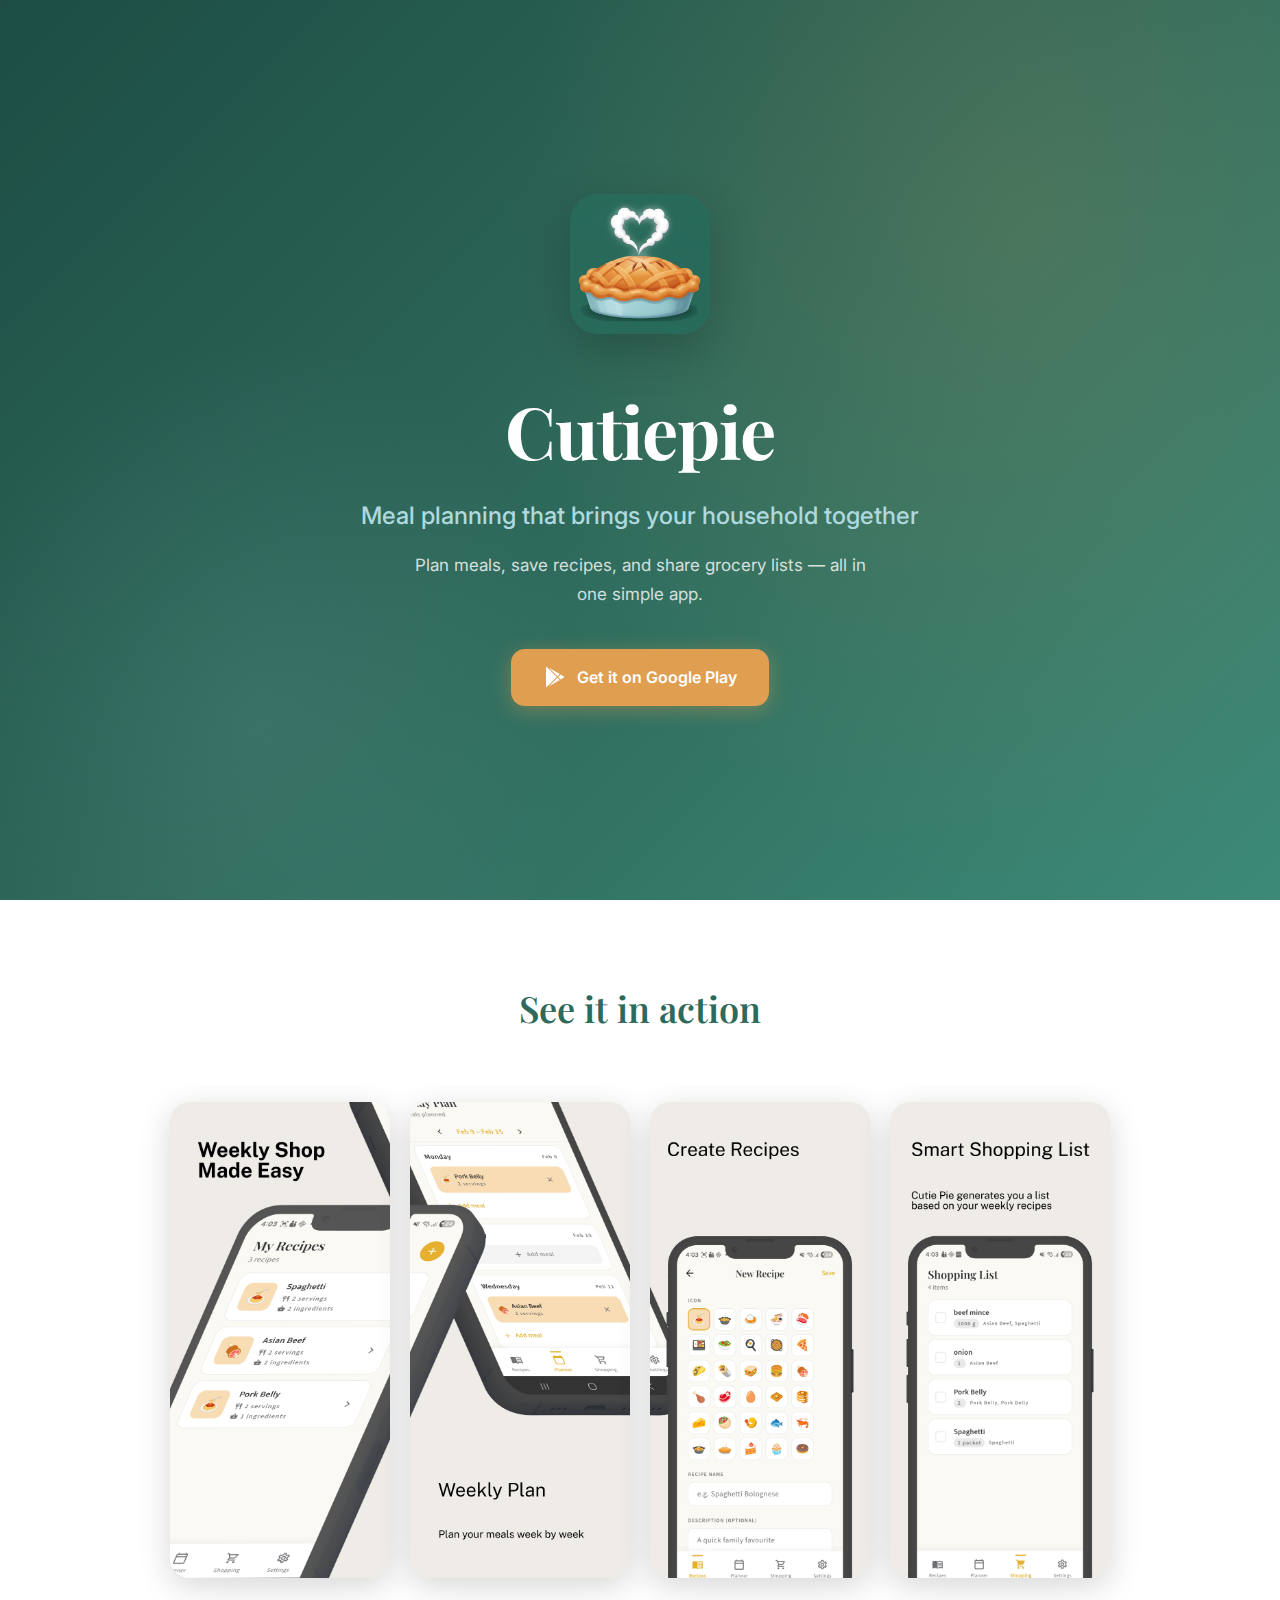
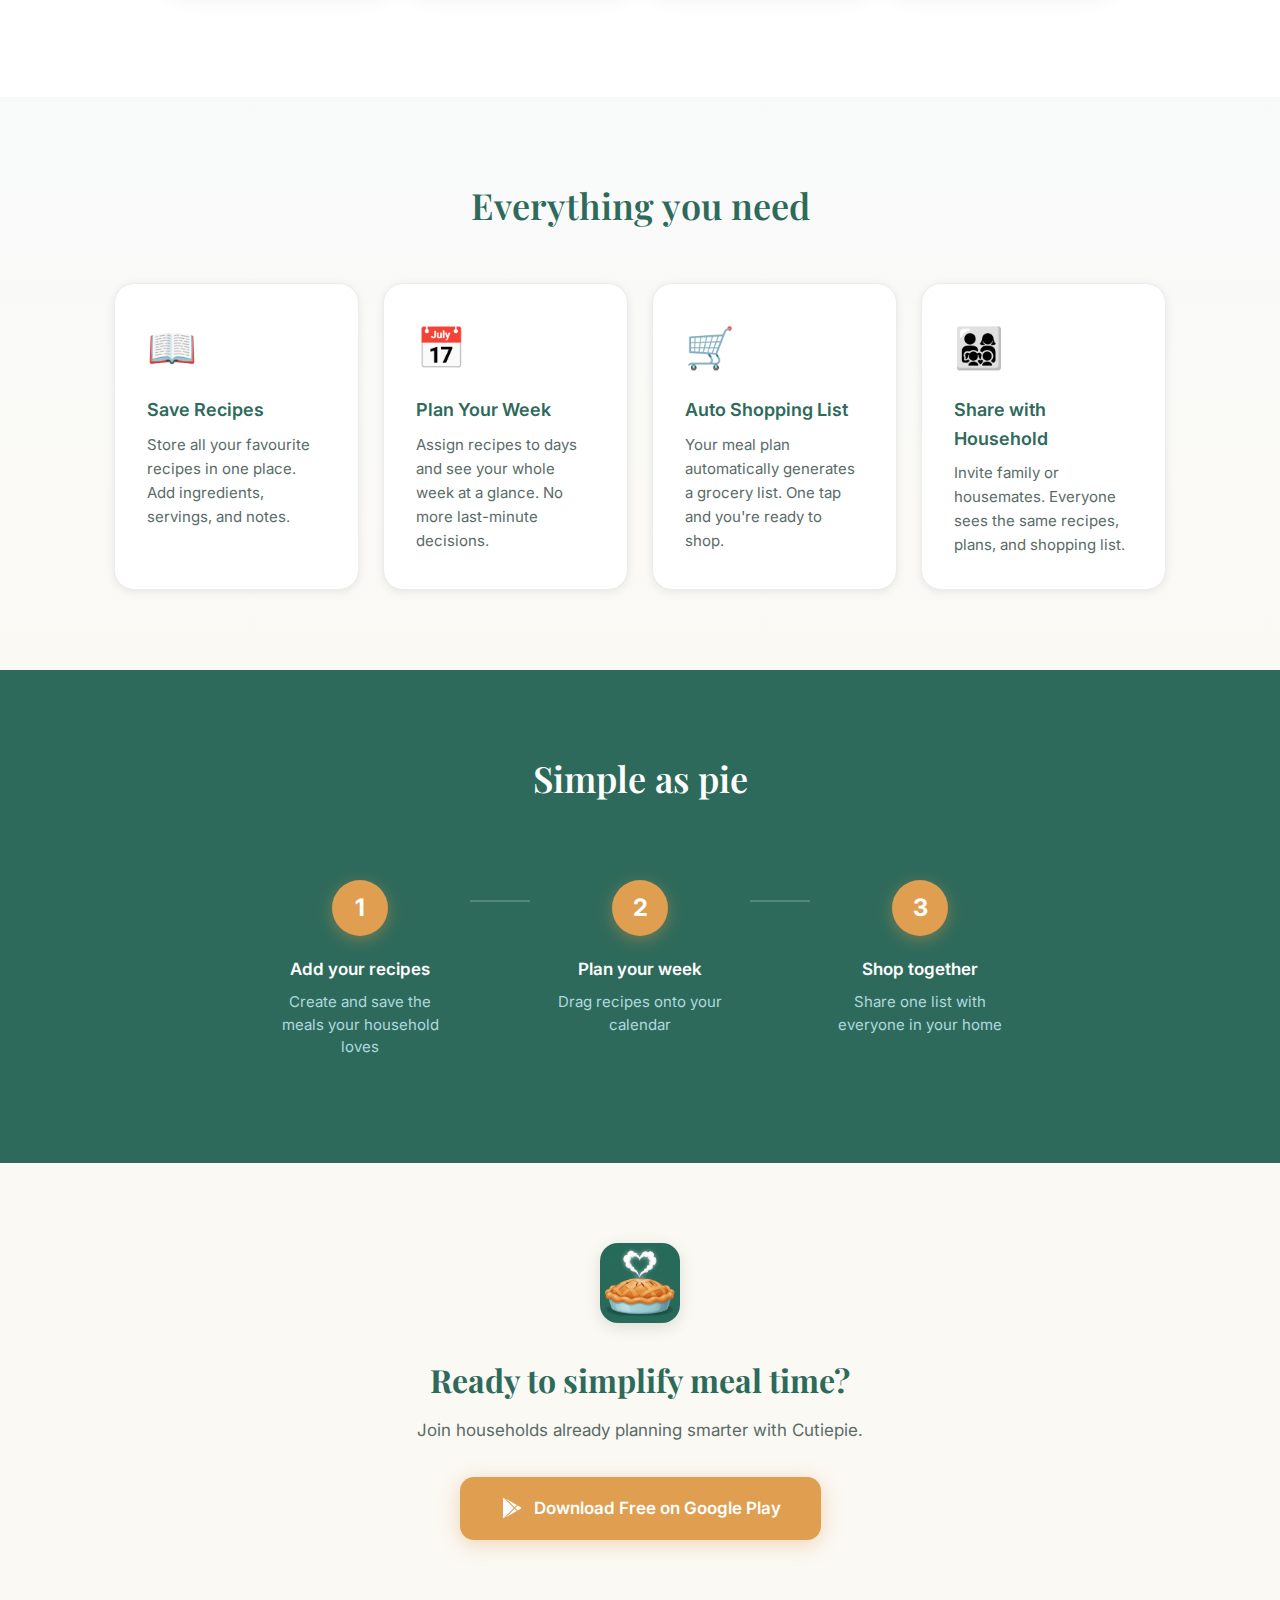
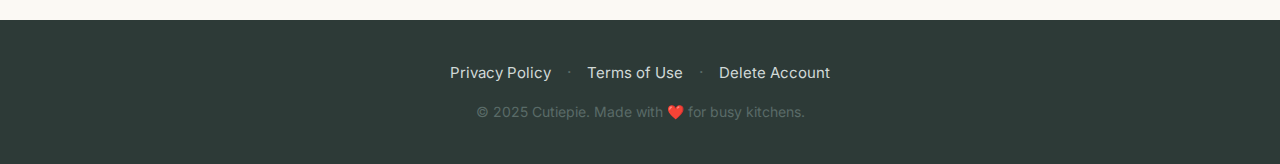
<file: index.html>
<!DOCTYPE html>
<html lang="en">
<head>
  <meta charset="UTF-8">
  <meta name="viewport" content="width=device-width, initial-scale=1.0">
  <title>Cutiepie – Meal Planning Made Simple</title>
  <meta name="description" content="Plan meals, save recipes, and share grocery lists with your household. Cutiepie makes meal planning easy for busy families.">
  <link rel="preconnect" href="https://fonts.googleapis.com">
  <link rel="preconnect" href="https://fonts.gstatic.com" crossorigin>
  <link href="https://fonts.googleapis.com/css2?family=Inter:wght@400;500;600;700&family=Playfair+Display:wght@600;700&display=swap" rel="stylesheet">
  <link rel="stylesheet" href="styles.css">
  <link rel="icon" type="image/png" href="playstore.png">
</head>
<body>
  <!-- Hero Section -->
  <section class="hero">
    <div class="hero-content">
      <img src="playstore.png" alt="Cutiepie" class="logo">
      <h1>Cutiepie</h1>
      <p class="tagline">Meal planning that brings your household together</p>
      <p class="subtitle">Plan meals, save recipes, and share grocery lists — all in one simple app.</p>
      <a href="https://play.google.com/store/apps/details?id=com.visitordash.cutiepie" class="cta" target="_blank" rel="noopener">
        <svg width="24" height="24" viewBox="0 0 24 24" fill="currentColor"><path d="M3.609 1.814L13.792 12 3.61 22.186a.996.996 0 01-.61-.92V2.734a1 1 0 01.609-.92zm10.89 10.893l2.302 2.302-10.937 6.333 8.635-8.635zm3.199-3.198l2.807 1.626a1 1 0 010 1.73l-2.807 1.626L15.206 12l2.492-2.491zM5.864 2.658L16.8 8.99l-2.302 2.302-8.634-8.634z"/></svg>
        Get it on Google Play
      </a>
    </div>
    <div class="hero-decoration"></div>
  </section>

  <!-- Screenshots Section -->
  <section class="screenshots-section">
    <div class="container">
      <h2 class="section-title">See it in action</h2>
      <div class="screenshots">
        <div class="screenshot-wrapper">
          <img src="screenshots/1.png" alt="Recipes screen" loading="lazy">
        </div>
        <div class="screenshot-wrapper">
          <img src="screenshots/2.png" alt="Meal planner" loading="lazy">
        </div>
        <div class="screenshot-wrapper">
          <img src="screenshots/3.png" alt="Shopping list" loading="lazy">
        </div>
        <div class="screenshot-wrapper">
          <img src="screenshots/4.png" alt="Household sharing" loading="lazy">
        </div>
      </div>
    </div>
  </section>

  <!-- Features Section -->
  <section class="features">
    <div class="container">
      <h2 class="section-title">Everything you need</h2>
      <div class="features-grid">
        <div class="feature-card">
          <div class="feature-icon">📖</div>
          <h3>Save Recipes</h3>
          <p>Store all your favourite recipes in one place. Add ingredients, servings, and notes.</p>
        </div>
        <div class="feature-card">
          <div class="feature-icon">📅</div>
          <h3>Plan Your Week</h3>
          <p>Assign recipes to days and see your whole week at a glance. No more last-minute decisions.</p>
        </div>
        <div class="feature-card">
          <div class="feature-icon">🛒</div>
          <h3>Auto Shopping List</h3>
          <p>Your meal plan automatically generates a grocery list. One tap and you're ready to shop.</p>
        </div>
        <div class="feature-card">
          <div class="feature-icon">👨‍👩‍👧‍👦</div>
          <h3>Share with Household</h3>
          <p>Invite family or housemates. Everyone sees the same recipes, plans, and shopping list.</p>
        </div>
      </div>
    </div>
  </section>

  <!-- How it Works Section -->
  <section class="how-it-works">
    <div class="container">
      <h2 class="section-title">Simple as pie</h2>
      <div class="steps">
        <div class="step">
          <div class="step-number">1</div>
          <h3>Add your recipes</h3>
          <p>Create and save the meals your household loves</p>
        </div>
        <div class="step-connector"></div>
        <div class="step">
          <div class="step-number">2</div>
          <h3>Plan your week</h3>
          <p>Drag recipes onto your calendar</p>
        </div>
        <div class="step-connector"></div>
        <div class="step">
          <div class="step-number">3</div>
          <h3>Shop together</h3>
          <p>Share one list with everyone in your home</p>
        </div>
      </div>
    </div>
  </section>

  <!-- CTA Section -->
  <section class="cta-section">
    <div class="container">
      <img src="playstore.png" alt="Cutiepie" class="cta-logo">
      <h2>Ready to simplify meal time?</h2>
      <p>Join households already planning smarter with Cutiepie.</p>
      <a href="https://play.google.com/store/apps/details?id=com.visitordash.cutiepie" class="cta cta-large" target="_blank" rel="noopener">
        <svg width="24" height="24" viewBox="0 0 24 24" fill="currentColor"><path d="M3.609 1.814L13.792 12 3.61 22.186a.996.996 0 01-.61-.92V2.734a1 1 0 01.609-.92zm10.89 10.893l2.302 2.302-10.937 6.333 8.635-8.635zm3.199-3.198l2.807 1.626a1 1 0 010 1.73l-2.807 1.626L15.206 12l2.492-2.491zM5.864 2.658L16.8 8.99l-2.302 2.302-8.634-8.634z"/></svg>
        Download Free on Google Play
      </a>
    </div>
  </section>

  <!-- Footer -->
  <footer>
    <div class="container">
      <div class="footer-links">
        <a href="privacy-policy.html">Privacy Policy</a>
        <span class="divider">·</span>
        <a href="terms-of-use.html">Terms of Use</a>
        <span class="divider">·</span>
        <a href="delete-account.html">Delete Account</a>
      </div>
      <p class="copyright">© 2025 Cutiepie. Made with ❤️ for busy kitchens.</p>
    </div>
  </footer>
</body>
</html>
</file>
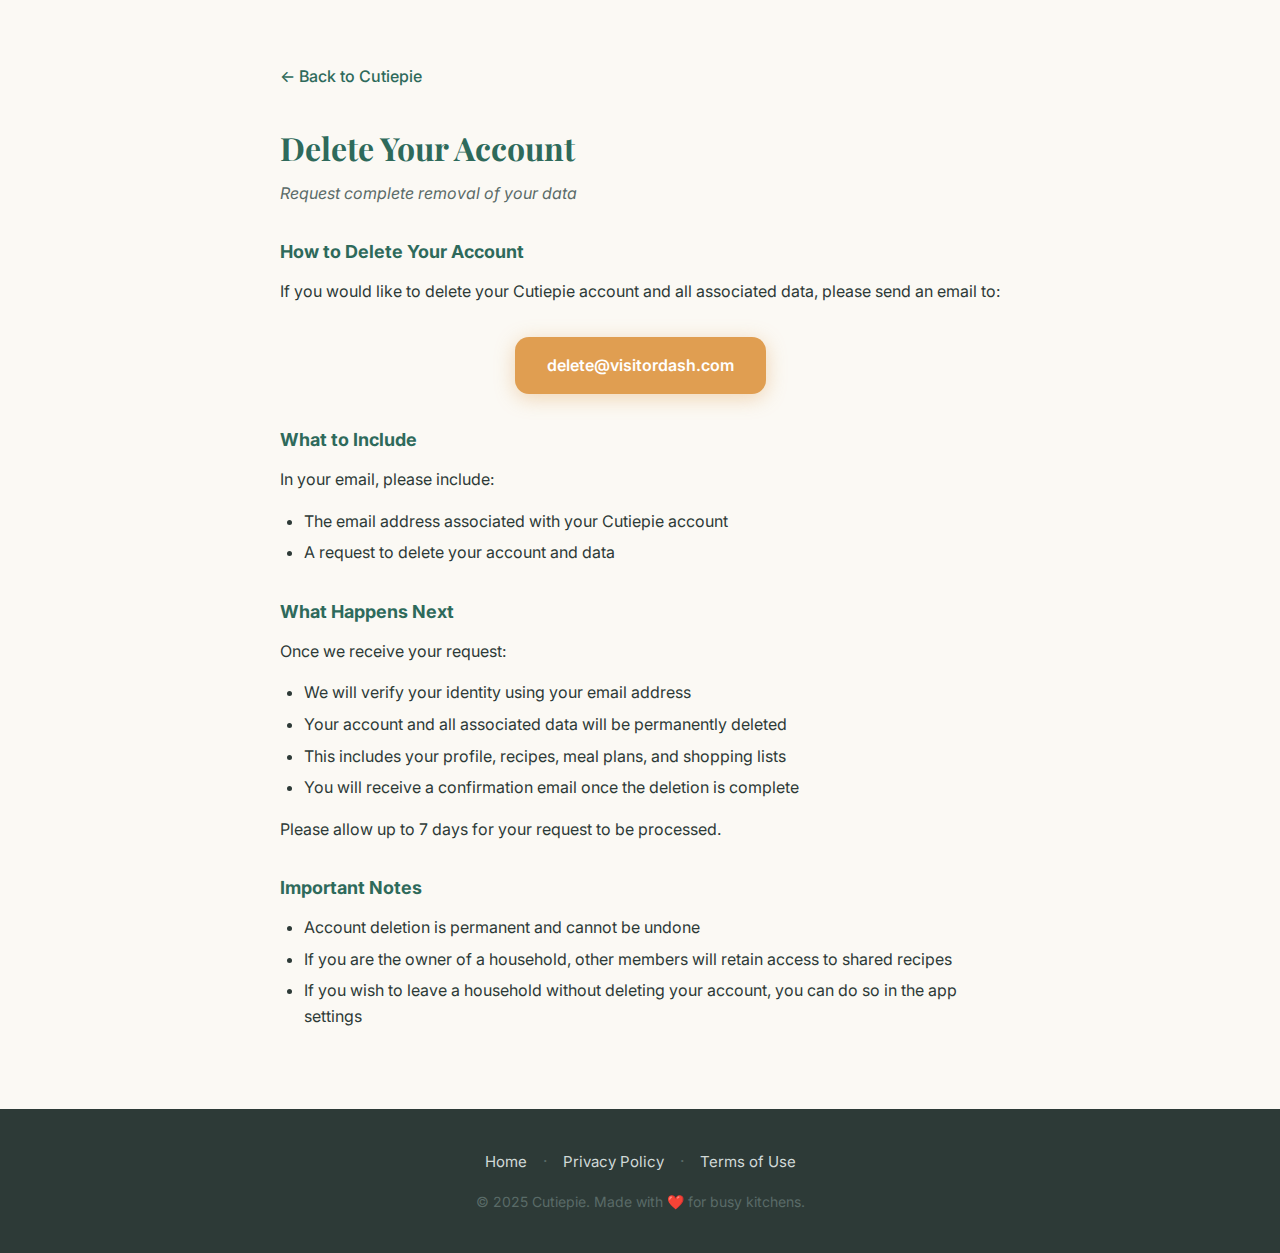
<file: delete-account.html>
<!DOCTYPE html>
<html lang="en">
<head>
  <meta charset="UTF-8">
  <meta name="viewport" content="width=device-width, initial-scale=1.0">
  <title>Delete Account – Cutiepie</title>
  <link rel="preconnect" href="https://fonts.googleapis.com">
  <link rel="preconnect" href="https://fonts.gstatic.com" crossorigin>
  <link href="https://fonts.googleapis.com/css2?family=Inter:wght@400;500;600;700&family=Playfair+Display:wght@600;700&display=swap" rel="stylesheet">
  <link rel="stylesheet" href="styles.css">
  <link rel="icon" type="image/png" href="playstore.png">
</head>
<body>
  <main class="container legal">
    <a href="index.html" class="back-link">← Back to Cutiepie</a>

    <h1>Delete Your Account</h1>
    <p><em>Request complete removal of your data</em></p>

    <h2>How to Delete Your Account</h2>
    <p>If you would like to delete your Cutiepie account and all associated data, please send an email to:</p>
    
    <p style="text-align: center; margin: 2rem 0;">
      <a href="mailto:delete@visitordash.com" class="cta">delete@visitordash.com</a>
    </p>

    <h2>What to Include</h2>
    <p>In your email, please include:</p>
    <ul>
      <li>The email address associated with your Cutiepie account</li>
      <li>A request to delete your account and data</li>
    </ul>

    <h2>What Happens Next</h2>
    <p>Once we receive your request:</p>
    <ul>
      <li>We will verify your identity using your email address</li>
      <li>Your account and all associated data will be permanently deleted</li>
      <li>This includes your profile, recipes, meal plans, and shopping lists</li>
      <li>You will receive a confirmation email once the deletion is complete</li>
    </ul>
    <p>Please allow up to 7 days for your request to be processed.</p>

    <h2>Important Notes</h2>
    <ul>
      <li>Account deletion is permanent and cannot be undone</li>
      <li>If you are the owner of a household, other members will retain access to shared recipes</li>
      <li>If you wish to leave a household without deleting your account, you can do so in the app settings</li>
    </ul>
  </main>

  <footer>
    <div class="container">
      <div class="footer-links">
        <a href="index.html">Home</a>
        <span class="divider">·</span>
        <a href="privacy-policy.html">Privacy Policy</a>
        <span class="divider">·</span>
        <a href="terms-of-use.html">Terms of Use</a>
      </div>
      <p class="copyright">© 2025 Cutiepie. Made with ❤️ for busy kitchens.</p>
    </div>
  </footer>
</body>
</html>
</file>
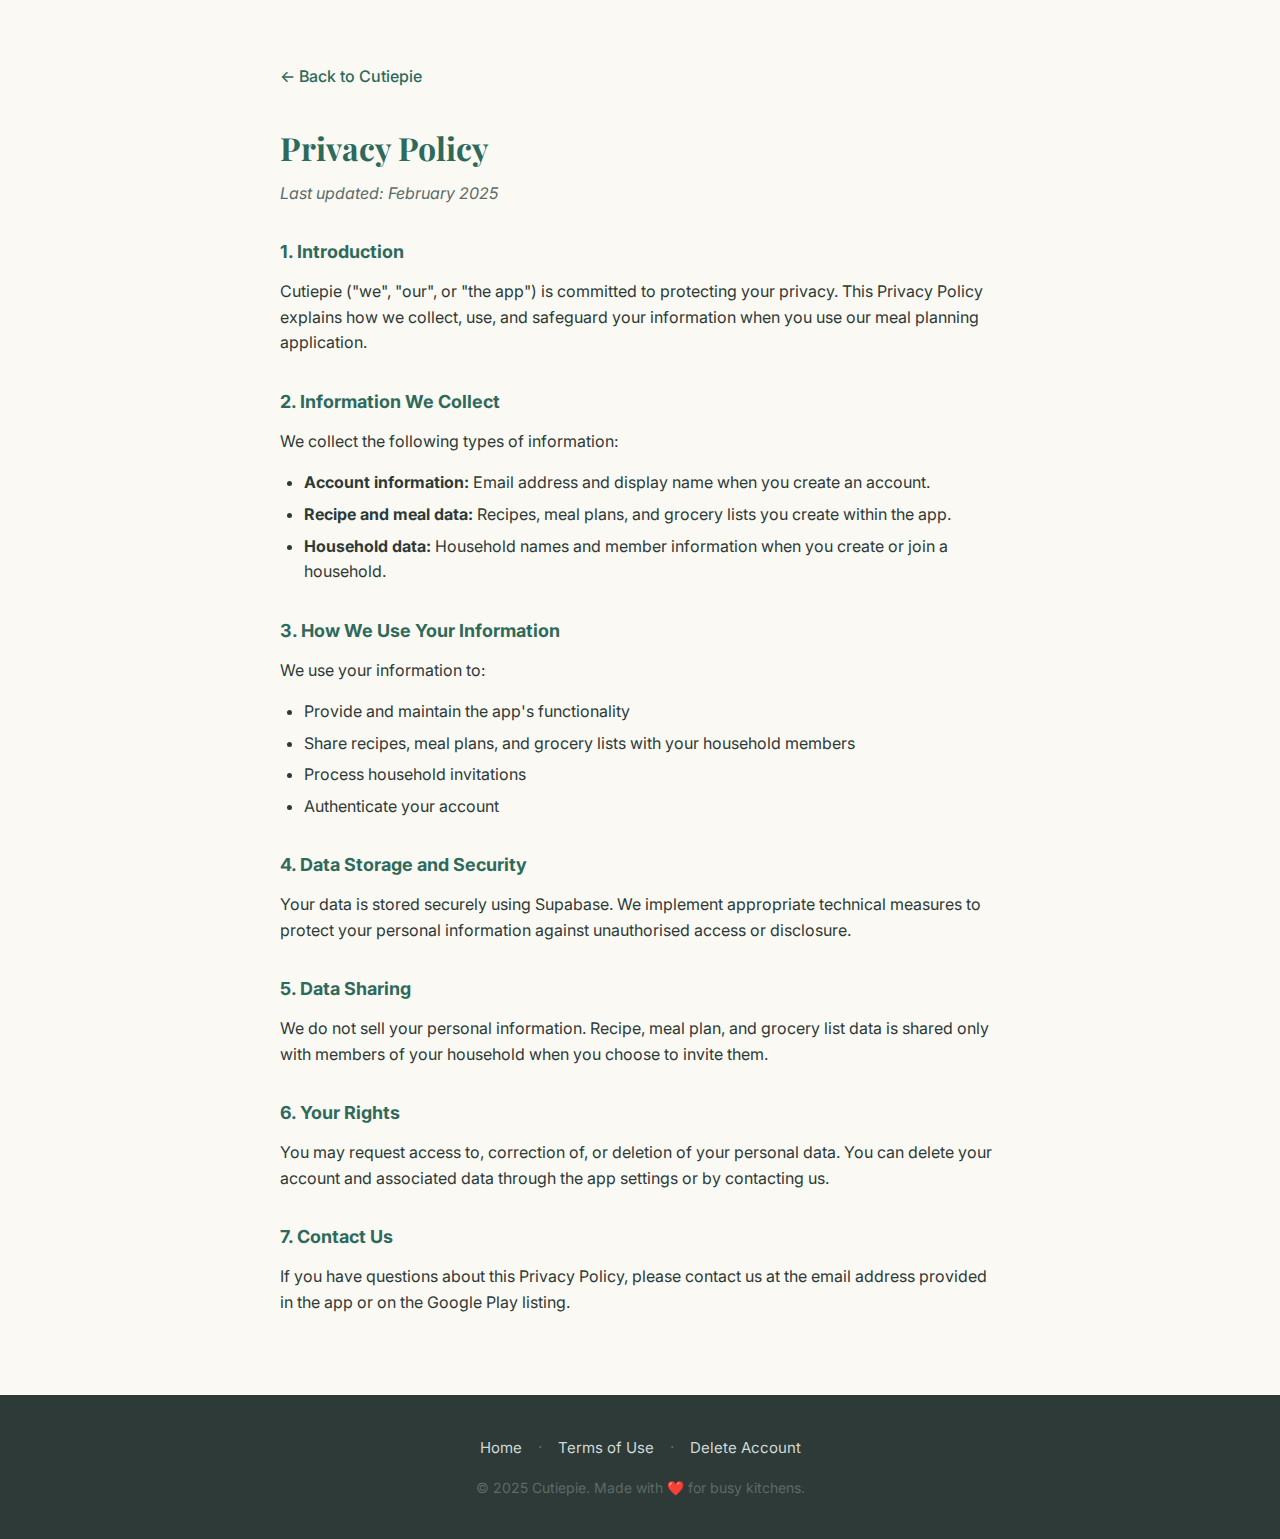
<file: privacy-policy.html>
<!DOCTYPE html>
<html lang="en">
<head>
  <meta charset="UTF-8">
  <meta name="viewport" content="width=device-width, initial-scale=1.0">
  <title>Privacy Policy – Cutiepie</title>
  <link rel="preconnect" href="https://fonts.googleapis.com">
  <link rel="preconnect" href="https://fonts.gstatic.com" crossorigin>
  <link href="https://fonts.googleapis.com/css2?family=Inter:wght@400;500;600;700&family=Playfair+Display:wght@600;700&display=swap" rel="stylesheet">
  <link rel="stylesheet" href="styles.css">
  <link rel="icon" type="image/png" href="playstore.png">
</head>
<body>
  <main class="container legal">
    <a href="index.html" class="back-link">← Back to Cutiepie</a>

    <h1>Privacy Policy</h1>
    <p><em>Last updated: February 2025</em></p>

    <h2>1. Introduction</h2>
    <p>Cutiepie ("we", "our", or "the app") is committed to protecting your privacy. This Privacy Policy explains how we collect, use, and safeguard your information when you use our meal planning application.</p>

    <h2>2. Information We Collect</h2>
    <p>We collect the following types of information:</p>
    <ul>
      <li><strong>Account information:</strong> Email address and display name when you create an account.</li>
      <li><strong>Recipe and meal data:</strong> Recipes, meal plans, and grocery lists you create within the app.</li>
      <li><strong>Household data:</strong> Household names and member information when you create or join a household.</li>
    </ul>

    <h2>3. How We Use Your Information</h2>
    <p>We use your information to:</p>
    <ul>
      <li>Provide and maintain the app's functionality</li>
      <li>Share recipes, meal plans, and grocery lists with your household members</li>
      <li>Process household invitations</li>
      <li>Authenticate your account</li>
    </ul>

    <h2>4. Data Storage and Security</h2>
    <p>Your data is stored securely using Supabase. We implement appropriate technical measures to protect your personal information against unauthorised access or disclosure.</p>

    <h2>5. Data Sharing</h2>
    <p>We do not sell your personal information. Recipe, meal plan, and grocery list data is shared only with members of your household when you choose to invite them.</p>

    <h2>6. Your Rights</h2>
    <p>You may request access to, correction of, or deletion of your personal data. You can delete your account and associated data through the app settings or by contacting us.</p>

    <h2>7. Contact Us</h2>
    <p>If you have questions about this Privacy Policy, please contact us at the email address provided in the app or on the Google Play listing.</p>
  </main>

  <footer>
    <div class="container">
      <div class="footer-links">
        <a href="index.html">Home</a>
        <span class="divider">·</span>
        <a href="terms-of-use.html">Terms of Use</a>
        <span class="divider">·</span>
        <a href="delete-account.html">Delete Account</a>
      </div>
      <p class="copyright">© 2025 Cutiepie. Made with ❤️ for busy kitchens.</p>
    </div>
  </footer>
</body>
</html>
</file>
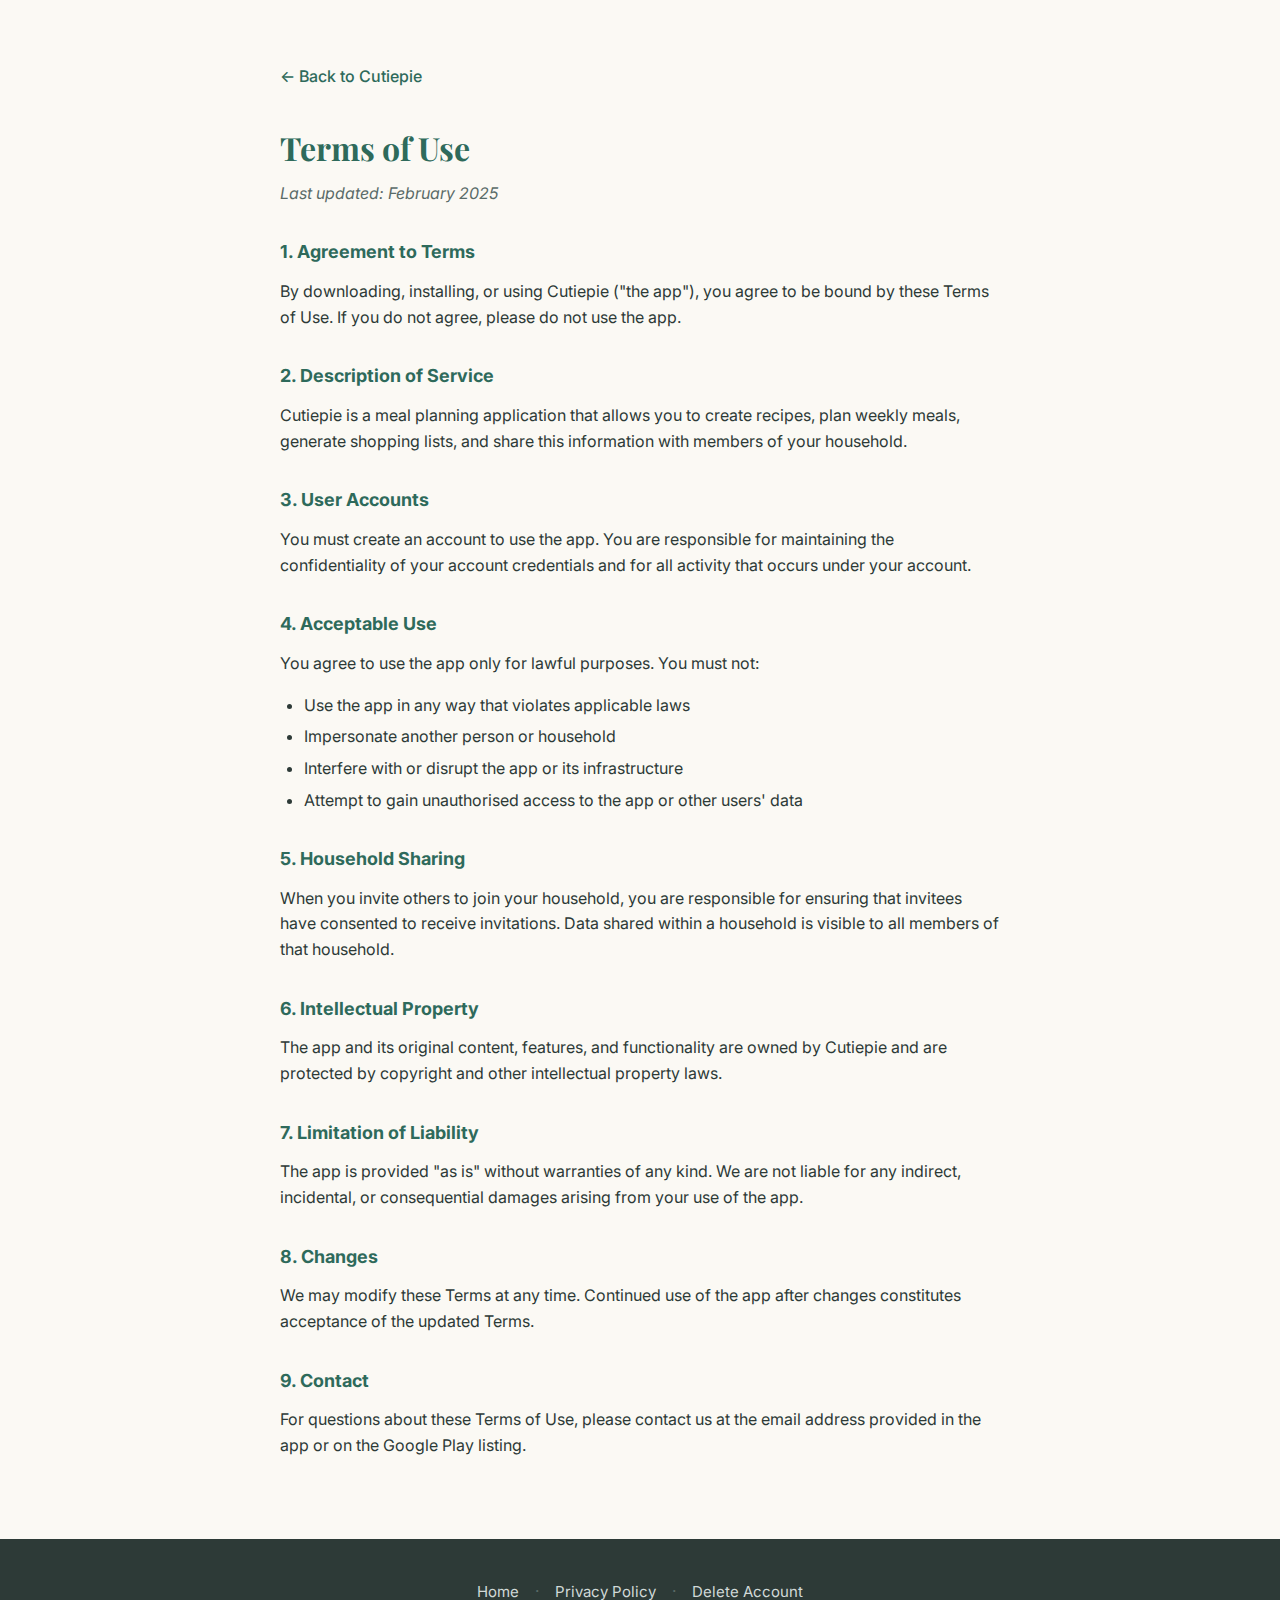
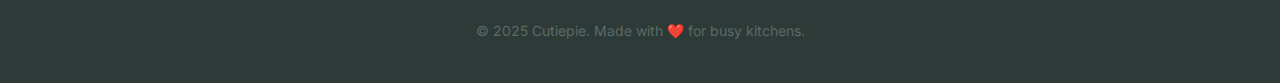
<file: terms-of-use.html>
<!DOCTYPE html>
<html lang="en">
<head>
  <meta charset="UTF-8">
  <meta name="viewport" content="width=device-width, initial-scale=1.0">
  <title>Terms of Use – Cutiepie</title>
  <link rel="preconnect" href="https://fonts.googleapis.com">
  <link rel="preconnect" href="https://fonts.gstatic.com" crossorigin>
  <link href="https://fonts.googleapis.com/css2?family=Inter:wght@400;500;600;700&family=Playfair+Display:wght@600;700&display=swap" rel="stylesheet">
  <link rel="stylesheet" href="styles.css">
  <link rel="icon" type="image/png" href="playstore.png">
</head>
<body>
  <main class="container legal">
    <a href="index.html" class="back-link">← Back to Cutiepie</a>

    <h1>Terms of Use</h1>
    <p><em>Last updated: February 2025</em></p>

    <h2>1. Agreement to Terms</h2>
    <p>By downloading, installing, or using Cutiepie ("the app"), you agree to be bound by these Terms of Use. If you do not agree, please do not use the app.</p>

    <h2>2. Description of Service</h2>
    <p>Cutiepie is a meal planning application that allows you to create recipes, plan weekly meals, generate shopping lists, and share this information with members of your household.</p>

    <h2>3. User Accounts</h2>
    <p>You must create an account to use the app. You are responsible for maintaining the confidentiality of your account credentials and for all activity that occurs under your account.</p>

    <h2>4. Acceptable Use</h2>
    <p>You agree to use the app only for lawful purposes. You must not:</p>
    <ul>
      <li>Use the app in any way that violates applicable laws</li>
      <li>Impersonate another person or household</li>
      <li>Interfere with or disrupt the app or its infrastructure</li>
      <li>Attempt to gain unauthorised access to the app or other users' data</li>
    </ul>

    <h2>5. Household Sharing</h2>
    <p>When you invite others to join your household, you are responsible for ensuring that invitees have consented to receive invitations. Data shared within a household is visible to all members of that household.</p>

    <h2>6. Intellectual Property</h2>
    <p>The app and its original content, features, and functionality are owned by Cutiepie and are protected by copyright and other intellectual property laws.</p>

    <h2>7. Limitation of Liability</h2>
    <p>The app is provided "as is" without warranties of any kind. We are not liable for any indirect, incidental, or consequential damages arising from your use of the app.</p>

    <h2>8. Changes</h2>
    <p>We may modify these Terms at any time. Continued use of the app after changes constitutes acceptance of the updated Terms.</p>

    <h2>9. Contact</h2>
    <p>For questions about these Terms of Use, please contact us at the email address provided in the app or on the Google Play listing.</p>
  </main>

  <footer>
    <div class="container">
      <div class="footer-links">
        <a href="index.html">Home</a>
        <span class="divider">·</span>
        <a href="privacy-policy.html">Privacy Policy</a>
        <span class="divider">·</span>
        <a href="delete-account.html">Delete Account</a>
      </div>
      <p class="copyright">© 2025 Cutiepie. Made with ❤️ for busy kitchens.</p>
    </div>
  </footer>
</body>
</html>
</file>
<file: styles.css>
/* Cutiepie - Modern Landing Page */

:root {
  /* Primary palette from playstore.png */
  --teal-dark: #1d4d44;
  --teal: #2E6A5B;
  --teal-light: #3d8a78;
  --gold: #E09E51;
  --gold-dark: #c88a42;
  --gold-light: #f0b86a;
  --cream: #FBF9F4;
  --blue-light: #AFD9DF;
  --blue-muted: #92C0C7;
  
  /* Neutrals */
  --white: #FFFFFF;
  --grey-50: #f8fafa;
  --grey-100: #e8eded;
  --grey-200: #d1d9d7;
  --grey-600: #5a6b68;
  --grey-800: #2d3a37;
  
  /* Shadows */
  --shadow-sm: 0 2px 8px rgba(0,0,0,0.08);
  --shadow-md: 0 4px 16px rgba(0,0,0,0.12);
  --shadow-lg: 0 8px 32px rgba(0,0,0,0.16);
  --shadow-xl: 0 16px 48px rgba(0,0,0,0.2);
}

* {
  box-sizing: border-box;
  margin: 0;
  padding: 0;
}

html {
  scroll-behavior: smooth;
}

body {
  font-family: 'Inter', system-ui, -apple-system, sans-serif;
  background: var(--cream);
  color: var(--grey-800);
  line-height: 1.6;
  overflow-x: hidden;
}

.container {
  max-width: 1100px;
  margin: 0 auto;
  padding: 0 1.5rem;
}

/* ========================================
   HERO SECTION
======================================== */
.hero {
  background: linear-gradient(135deg, var(--teal-dark) 0%, var(--teal) 50%, var(--teal-light) 100%);
  min-height: 100vh;
  display: flex;
  align-items: center;
  justify-content: center;
  position: relative;
  overflow: hidden;
  padding: 4rem 1.5rem;
}

.hero::before {
  content: '';
  position: absolute;
  top: -50%;
  right: -20%;
  width: 80%;
  height: 150%;
  background: radial-gradient(ellipse, rgba(224,158,81,0.15) 0%, transparent 70%);
  pointer-events: none;
}

.hero::after {
  content: '';
  position: absolute;
  bottom: -30%;
  left: -10%;
  width: 60%;
  height: 100%;
  background: radial-gradient(ellipse, rgba(175,217,223,0.1) 0%, transparent 60%);
  pointer-events: none;
}

.hero-content {
  text-align: center;
  position: relative;
  z-index: 1;
  max-width: 640px;
}

.logo {
  width: 140px;
  height: 140px;
  border-radius: 28px;
  object-fit: cover;
  margin-bottom: 2rem;
  box-shadow: var(--shadow-xl);
  animation: float 6s ease-in-out infinite;
}

@keyframes float {
  0%, 100% { transform: translateY(0); }
  50% { transform: translateY(-12px); }
}

.hero h1 {
  font-family: 'Playfair Display', Georgia, serif;
  font-size: clamp(3rem, 8vw, 4.5rem);
  font-weight: 700;
  color: var(--white);
  margin-bottom: 0.5rem;
  letter-spacing: -0.02em;
}

.tagline {
  font-size: clamp(1.125rem, 3vw, 1.5rem);
  color: var(--blue-light);
  font-weight: 500;
  margin-bottom: 1rem;
}

.subtitle {
  font-size: 1.0625rem;
  color: rgba(255,255,255,0.8);
  max-width: 480px;
  margin: 0 auto 2.5rem;
  line-height: 1.7;
}

/* CTA Buttons */
.cta {
  display: inline-flex;
  align-items: center;
  gap: 0.625rem;
  background: var(--gold);
  color: var(--white);
  text-decoration: none;
  padding: 1rem 2rem;
  border-radius: 14px;
  font-weight: 600;
  font-size: 1rem;
  transition: all 0.3s ease;
  box-shadow: 0 4px 20px rgba(224,158,81,0.4);
}

.cta:hover {
  background: var(--gold-light);
  transform: translateY(-2px);
  box-shadow: 0 6px 28px rgba(224,158,81,0.5);
}

.cta svg {
  flex-shrink: 0;
}

.cta-large {
  padding: 1.125rem 2.5rem;
  font-size: 1.0625rem;
}

/* ========================================
   SCREENSHOTS SECTION
======================================== */
.screenshots-section {
  padding: 5rem 0;
  background: var(--white);
}

.section-title {
  font-family: 'Playfair Display', Georgia, serif;
  font-size: clamp(1.75rem, 4vw, 2.25rem);
  text-align: center;
  color: var(--teal);
  margin-bottom: 3rem;
  font-weight: 600;
}

.screenshots {
  display: flex;
  justify-content: center;
  gap: 1.25rem;
  overflow-x: auto;
  padding: 1rem 0.5rem 2rem;
  scroll-snap-type: x mandatory;
  -webkit-overflow-scrolling: touch;
}

.screenshot-wrapper {
  flex: 0 0 auto;
  scroll-snap-align: center;
}

.screenshots img {
  width: 220px;
  height: auto;
  border-radius: 20px;
  box-shadow: var(--shadow-lg);
  transition: transform 0.3s ease, box-shadow 0.3s ease;
}

.screenshots img:hover {
  transform: translateY(-8px) scale(1.02);
  box-shadow: var(--shadow-xl);
}

/* ========================================
   FEATURES SECTION
======================================== */
.features {
  padding: 5rem 0;
  background: linear-gradient(180deg, var(--grey-50) 0%, var(--cream) 100%);
}

.features-grid {
  display: grid;
  grid-template-columns: repeat(auto-fit, minmax(240px, 1fr));
  gap: 1.5rem;
}

.feature-card {
  background: var(--white);
  padding: 2rem;
  border-radius: 20px;
  box-shadow: var(--shadow-sm);
  transition: all 0.3s ease;
  border: 1px solid var(--grey-100);
}

.feature-card:hover {
  transform: translateY(-4px);
  box-shadow: var(--shadow-md);
  border-color: var(--blue-light);
}

.feature-icon {
  font-size: 2.5rem;
  margin-bottom: 1rem;
  display: block;
}

.feature-card h3 {
  font-size: 1.125rem;
  font-weight: 600;
  color: var(--teal);
  margin-bottom: 0.5rem;
}

.feature-card p {
  font-size: 0.9375rem;
  color: var(--grey-600);
  line-height: 1.6;
}

/* ========================================
   HOW IT WORKS SECTION
======================================== */
.how-it-works {
  padding: 5rem 0;
  background: var(--teal);
}

.how-it-works .section-title {
  color: var(--white);
}

.steps {
  display: flex;
  align-items: flex-start;
  justify-content: center;
  gap: 0;
  flex-wrap: wrap;
}

.step {
  text-align: center;
  padding: 1.5rem;
  max-width: 220px;
}

.step-number {
  width: 56px;
  height: 56px;
  background: var(--gold);
  color: var(--white);
  border-radius: 50%;
  display: flex;
  align-items: center;
  justify-content: center;
  font-size: 1.5rem;
  font-weight: 700;
  margin: 0 auto 1.25rem;
  box-shadow: 0 4px 16px rgba(224,158,81,0.4);
}

.step h3 {
  font-size: 1.0625rem;
  font-weight: 600;
  color: var(--white);
  margin-bottom: 0.5rem;
}

.step p {
  font-size: 0.9375rem;
  color: var(--blue-light);
  line-height: 1.5;
}

.step-connector {
  width: 60px;
  height: 2px;
  background: rgba(255,255,255,0.2);
  margin-top: 2.75rem;
  display: none;
}

@media (min-width: 768px) {
  .step-connector {
    display: block;
  }
}

/* ========================================
   CTA SECTION
======================================== */
.cta-section {
  padding: 5rem 0;
  background: var(--cream);
  text-align: center;
}

.cta-logo {
  width: 80px;
  height: 80px;
  border-radius: 18px;
  margin-bottom: 1.5rem;
  box-shadow: var(--shadow-md);
}

.cta-section h2 {
  font-family: 'Playfair Display', Georgia, serif;
  font-size: clamp(1.5rem, 4vw, 2rem);
  color: var(--teal);
  margin-bottom: 0.75rem;
}

.cta-section > .container > p {
  color: var(--grey-600);
  font-size: 1.0625rem;
  margin-bottom: 2rem;
}

/* ========================================
   FOOTER
======================================== */
footer {
  background: var(--grey-800);
  padding: 2.5rem 0;
  text-align: center;
}

.footer-links {
  margin-bottom: 1rem;
}

.footer-links a {
  color: var(--grey-200);
  text-decoration: none;
  font-size: 0.9375rem;
  transition: color 0.2s;
}

.footer-links a:hover {
  color: var(--white);
}

.footer-links .divider {
  color: var(--grey-600);
  margin: 0 0.75rem;
}

.copyright {
  color: var(--grey-600);
  font-size: 0.875rem;
}

/* ========================================
   LEGAL PAGES
======================================== */
.legal {
  padding: 4rem 0;
  max-width: 720px;
  margin: 0 auto;
}

.legal h1 {
  font-family: 'Playfair Display', Georgia, serif;
  font-size: 2rem;
  color: var(--teal);
  margin-bottom: 0.5rem;
}

.legal > p:first-of-type {
  color: var(--grey-600);
  margin-bottom: 2rem;
}

.legal h2 {
  font-size: 1.125rem;
  color: var(--teal);
  margin-top: 2rem;
  margin-bottom: 0.75rem;
}

.legal p {
  color: var(--grey-800);
  margin-bottom: 1rem;
}

.legal ul {
  margin: 0.5rem 0 1rem 1.5rem;
  color: var(--grey-800);
}

.legal li {
  margin-bottom: 0.375rem;
}

.back-link {
  display: inline-flex;
  align-items: center;
  gap: 0.375rem;
  color: var(--teal);
  text-decoration: none;
  font-weight: 500;
  margin-bottom: 2rem;
  transition: color 0.2s;
}

.back-link:hover {
  color: var(--gold);
}

/* ========================================
   RESPONSIVE
======================================== */
@media (max-width: 768px) {
  .hero {
    min-height: auto;
    padding: 5rem 1.5rem;
  }
  
  .logo {
    width: 110px;
    height: 110px;
  }
  
  .screenshots img {
    width: 180px;
  }
  
  .features-grid {
    grid-template-columns: 1fr;
    max-width: 400px;
    margin: 0 auto;
  }
  
  .steps {
    flex-direction: column;
    align-items: center;
  }
  
  .step-connector {
    width: 2px;
    height: 40px;
    margin: 0;
  }
}
</file>
